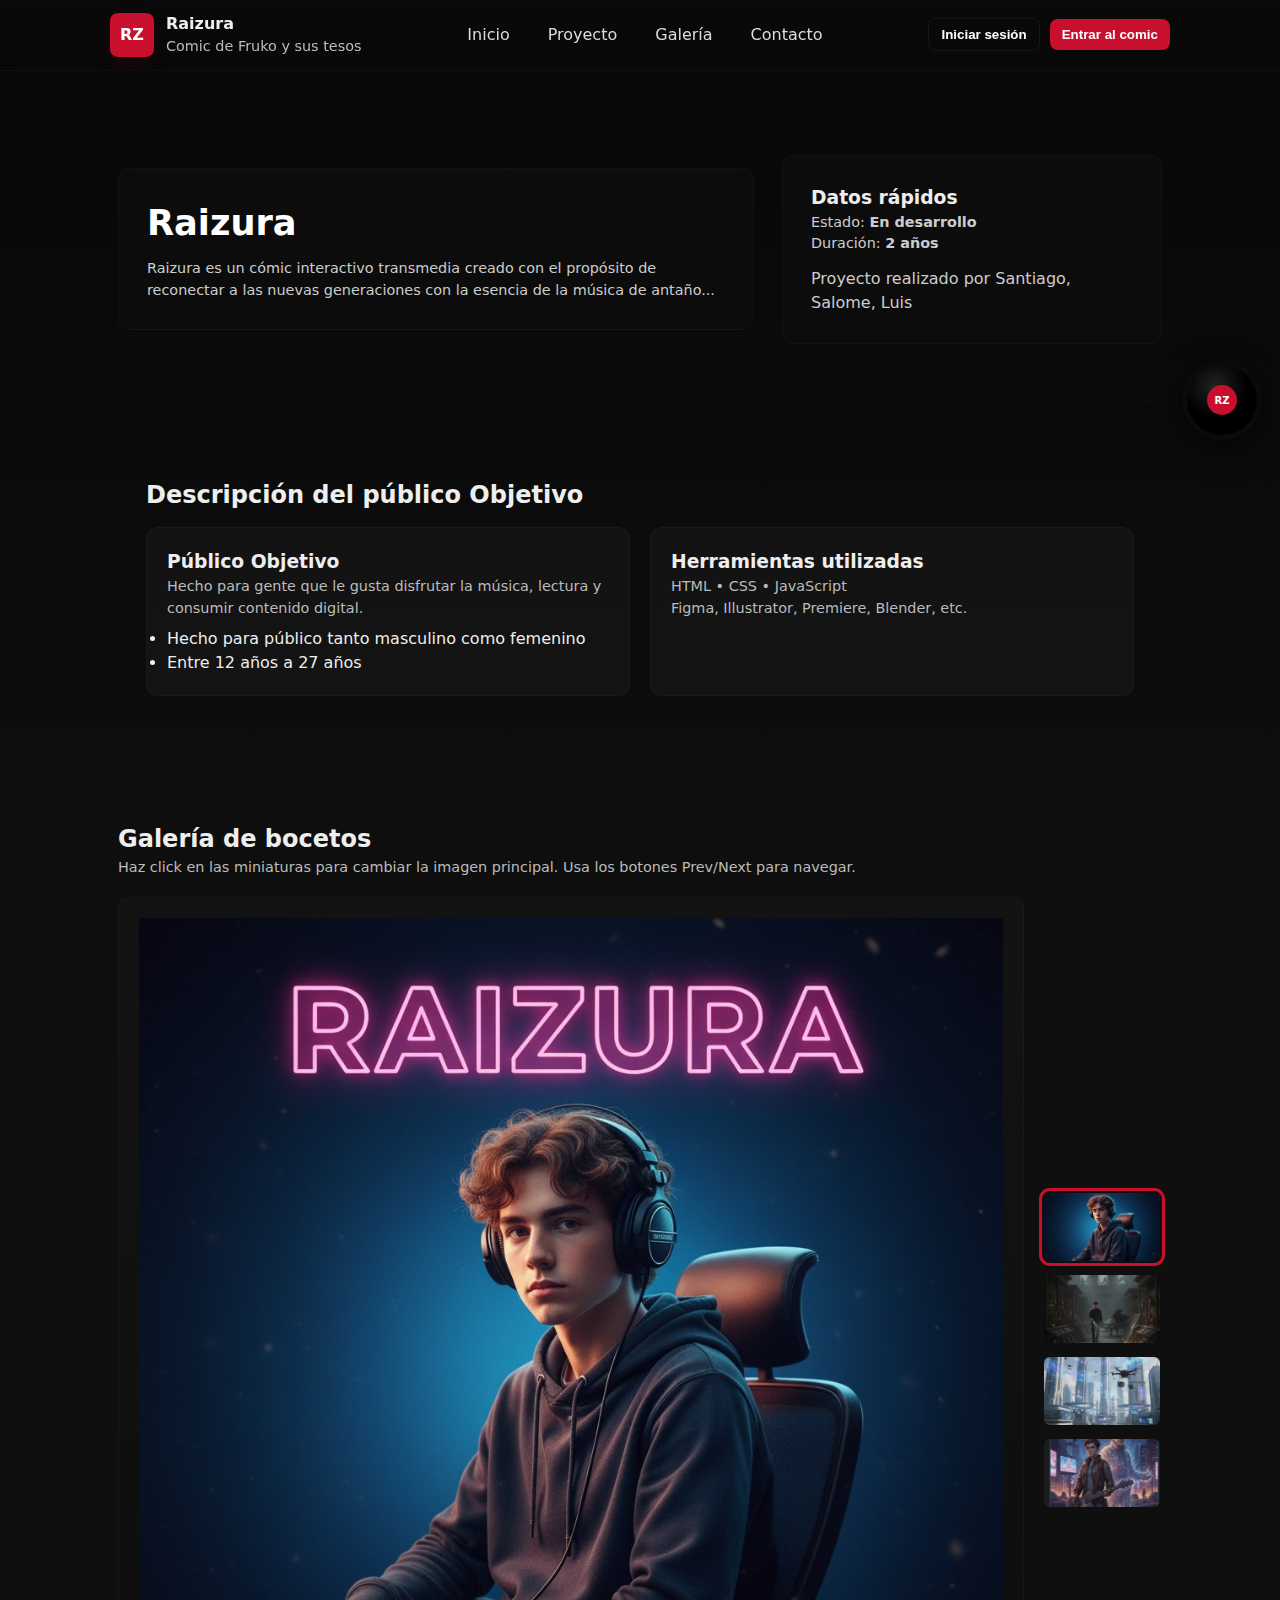
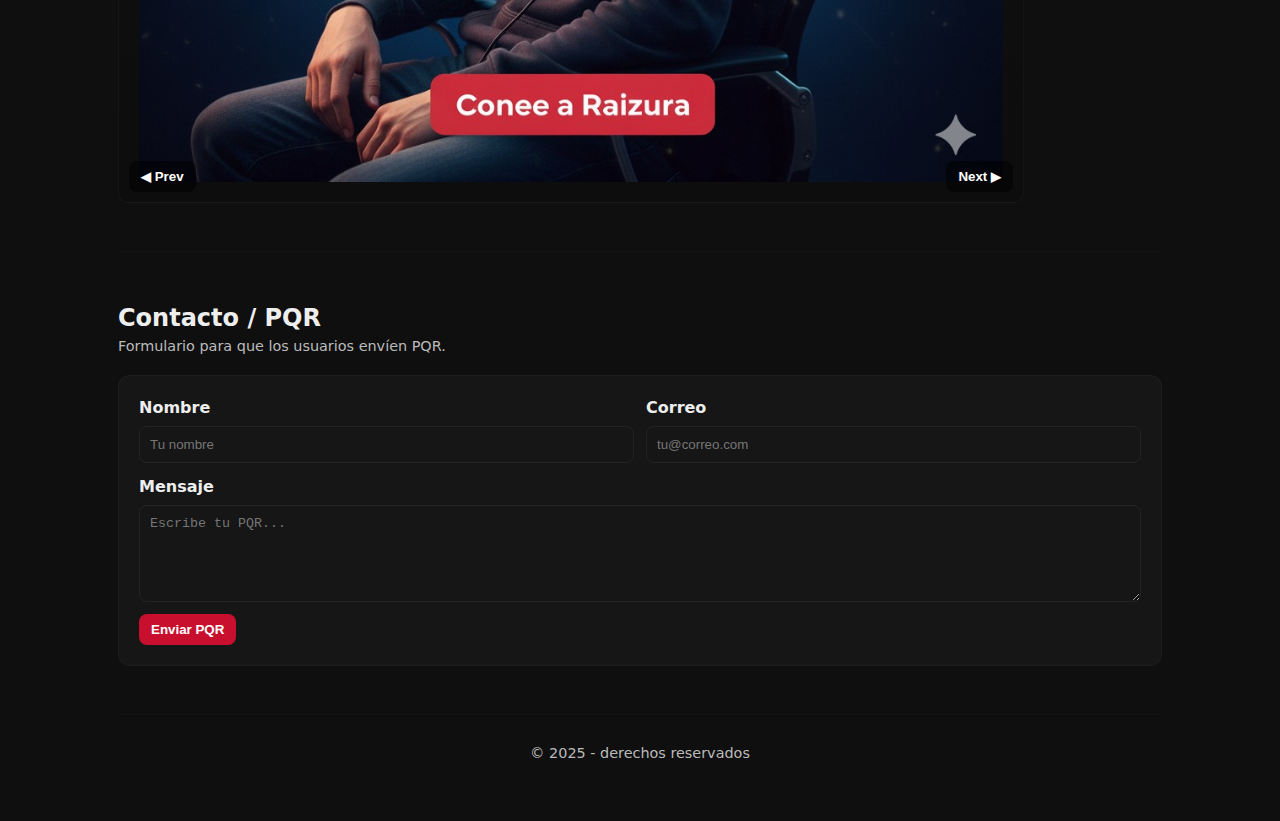
<file: index.html>
<html lang="en">
<head>
  <meta charset="UTF-8">
  <meta name="viewport" content="width=device-width, initial-scale=1.0">
  <title>Raizura</title>
  <link rel="stylesheet" href="style.css" />
</head>
<body>

  <header>
    <div class="nav">
      <div class="brand">
        <div class="logo">RZ</div>
        <div>
          <div class="fw-700">Raizura</div>
          <div class="small">Comic de Fruko y sus tesos</div>
        </div>
      </div>

      <nav>
        <ul>
          <li><a href="#inicio">Inicio</a></li>
          <li><a href="#proyecto">Proyecto</a></li>
          <li><a href="#galeria">Galería</a></li>
          <li><a href="#contacto">Contacto</a></li>
        </ul>
      </nav>

      <div class="flex gap-10 align-center">
        <button class="login-btn" id="openLogin">Iniciar sesión</button>
        <button class="cta" id="openLight">Entrar al comic</button>
      </div>
    </div>
  </header>

  <!-- VINYL (gira al hacer scroll) -->
  <div class="vinyl" id="vinyl" aria-hidden="true" title="Vinilo musical">
    <div class="disc">
      <div class="label">RZ</div>
    </div>
  </div>

  <main class="container" id="inicio">
    <!-- HERO -->
    <section class="hero" aria-labelledby="h-hero">
      <div class="card">
        <h1 id="h-hero">Raizura</h1>
        <p class="small">
          Raizura es un cómic interactivo transmedia creado con el propósito de reconectar
          a las nuevas generaciones con la esencia de la música de antaño...
        </p>
        </div>
      </div>

      <aside class="card" aria-labelledby="h-aside">
        <h3 id="h-aside">Datos rápidos</h3>
        <p class="small">Estado: <strong>En desarrollo</strong></p>
        <p class="small">Duración: <strong>2 años</strong></p>
        <p class="mt-12 muted">Proyecto realizado por Santiago, Salome, Luis</p>
      </aside>
    </section>

    <!-- PROYECTO -->
    <section id="proyecto" aria-labelledby="h-proy">
      <div class="container">
        <h2 id="h-proy">Descripción del público Objetivo</h2>
        <div class="grid-2 mt-14">
          <div class="card">
            <h3>Público Objetivo</h3>
            <p class="small">
              Hecho para gente que le gusta disfrutar la música, lectura y consumir contenido digital.
            </p>
            <ul class="mt-8">
              <li>Hecho para público tanto masculino como femenino</li>
              <li>Entre 12 años a 27 años</li>
            </ul>
          </div>
          <div class="card">
            <h3>Herramientas utilizadas</h3>
            <p class="small">HTML • CSS • JavaScript</p>
            <p class="small">Figma, Illustrator, Premiere, Blender, etc.</p>
          </div>
        </div>
      </div>
    </section>

    <!-- GALERÍA -->
    <section id="galeria" aria-labelledby="h-gal">
      <h2 id="h-gal">Galería de bocetos</h2>
      <p class="small">
        Haz click en las miniaturas para cambiar la imagen principal. Usa los botones Prev/Next para navegar.
      </p>

      <div class="gallery mt-18">
        <div class="gallery-main card" id="galleryMain">
          <img id="mainImage" src="Raizura.jpg" alt="Imagen principal de la galería">
          <div class="gallery-controls">
            <button class="btn" id="prevBtn" aria-label="Imagen anterior">◀ Prev</button>
            <button class="btn" id="nextBtn" aria-label="Siguiente imagen">Next ▶</button>
          </div>
        </div>

        <div class="thumbs" id="thumbs">
          <img src="Raizura.jpg" data-index="0" class="active" alt="Miniatura 1">
          <img src="museo.jpg" data-index="1" alt="Miniatura 2">
          <img src="ciudad.jpg" data-index="2" alt="Miniatura 3">
          <img src="Cap 2.jpg" data-index="3" alt="Miniatura 4">
        </div>
      </div>
    </section>

    <!-- CONTACTO -->
    <section id="contacto" aria-labelledby="h-contacto">
      <h2 id="h-contacto">Contacto / PQR</h2>
      <p class="small">Formulario para que los usuarios envíen PQR.</p>

      <div class="card mt-18">
        <form id="pqrForm" novalidate>
          <div class="row">
            <div class="col">
              <label for="name">Nombre</label>
              <input type="text" id="name" name="name" placeholder="Tu nombre" required>
            </div>
            <div class="col">
              <label for="email">Correo</label>
              <input type="email" id="email" name="email" placeholder="tu@correo.com" required>
            </div>
          </div>
          <div class="mt-12">
            <label for="message">Mensaje</label>
            <textarea id="message" name="message" rows="5" placeholder="Escribe tu PQR..." required></textarea>
          </div>
          <div class="mt-12 flex gap-10 align-center">
            <button class="cta" type="submit">Enviar PQR</button>
            <div id="pqrFeedback" class="muted small" aria-live="polite"></div>
          </div>
        </form>
      </div>
    </section>

    <footer class="footer">
      <div class="small">© 2025 - derechos reservados</div>
    </footer>
  </main>

  <!-- MODAL LIGHTBOX -->
  <div id="modalBackdrop" class="modal-backdrop" role="dialog" aria-modal="true" aria-hidden="true">
    <div class="modal">
      <button class="close" id="closeLight" aria-label="Cerrar">✕</button>
      <h3>Lo lamentamos</h3>
      <p class="small">En estos momentos el comic esta en desarrollo, vuelve en 2027</p>
      <div class="mt-12">
      </div>
    </div>
  </div>

  <!-- LOGIN MODAL -->
  <div id="loginBackdrop" class="modal-backdrop" role="dialog" aria-modal="true" aria-hidden="true">
    <div class="modal">
      <button class="close" id="closeLogin" aria-label="Cerrar">✕</button>
      <h3>Iniciar sesión</h3>
      <form id="loginForm" class="mt-12" novalidate>
        <label for="user">Usuario</label>
        <input type="text" id="user" name="user" placeholder="usuario" required>
        <label for="pwd" class="mt-8">Contraseña</label>
        <input type="password" id="pwd" name="pwd" placeholder="********" required>
        <div class="mt-12 flex gap-10 align-center">
          <button class="cta" type="submit">Entrar</button>
          <div id="loginFeedback" class="muted small" aria-live="polite"></div>
        </div>
      </form>
    </div>
  </div>
 <script src="./app.js"></script>
</body>
</html>
</file>
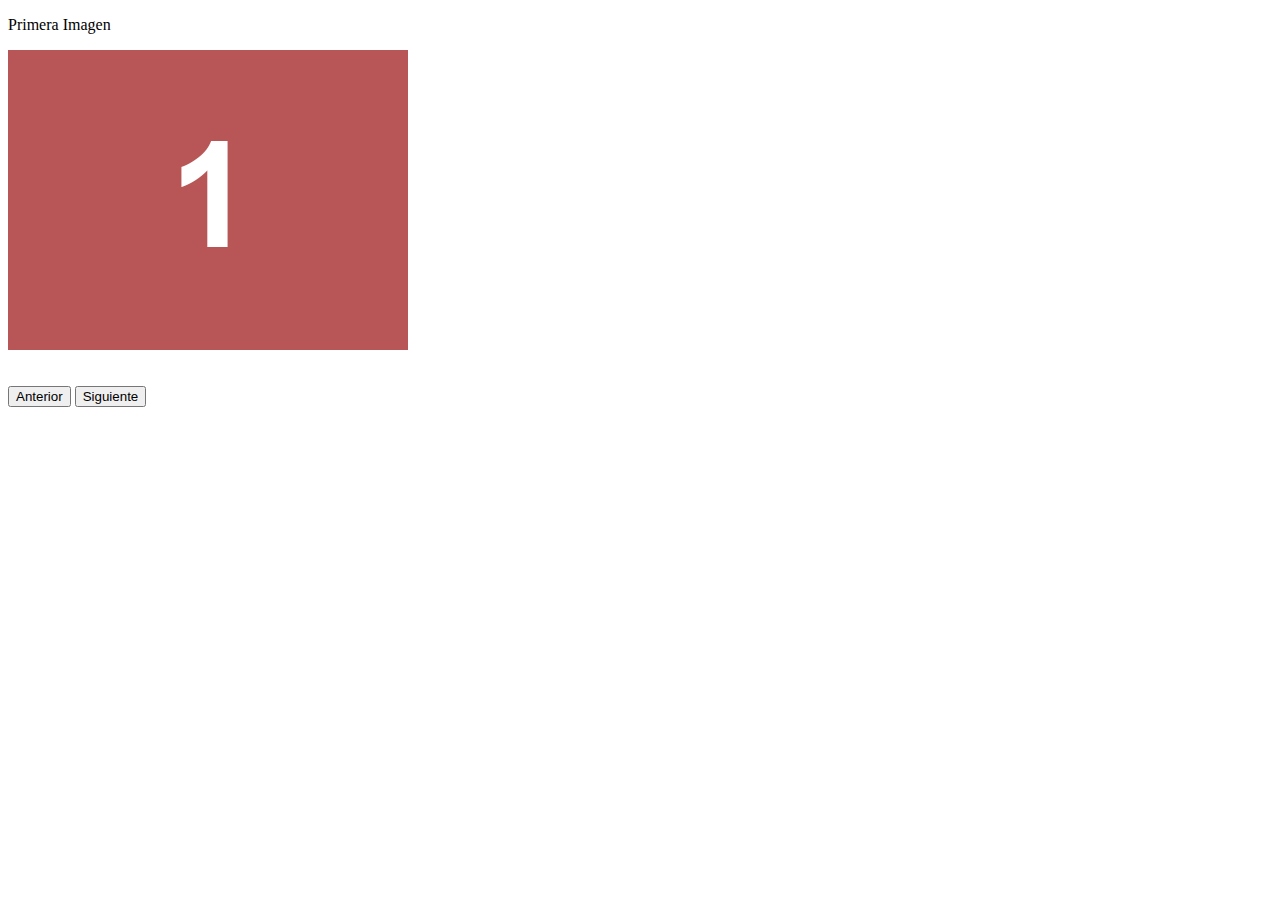
<file: 8_galerias/index.html>
<!DOCTYPE html>
<html>

<head>
	<title>Galería 1</title>
	<style>
		#galeria {
			width: 400px;
			height: 400px;
			overflow: hidden;

		}

		#contenedor {
			width: 2020px;
			height: 300px;
			display: flex;
		}
	</style>
</head>

<body>

	<p class="titulo">Primera Imagen</p>
	<div id="galeria">
		<div id="contenedor">
			<img src="img1.jpg">
			<img src="img2.jpg">
			<img src="img3.jpg">
			<img src="img4.jpg">
			<img src="img5.jpg">
		</div>
		<br><br>
		<button class="btn-prev">Anterior</button>
		<button class="btn-next">Siguiente</button>
	</div>


<script src="./app.js"></script>
</body>

</html>
</file>
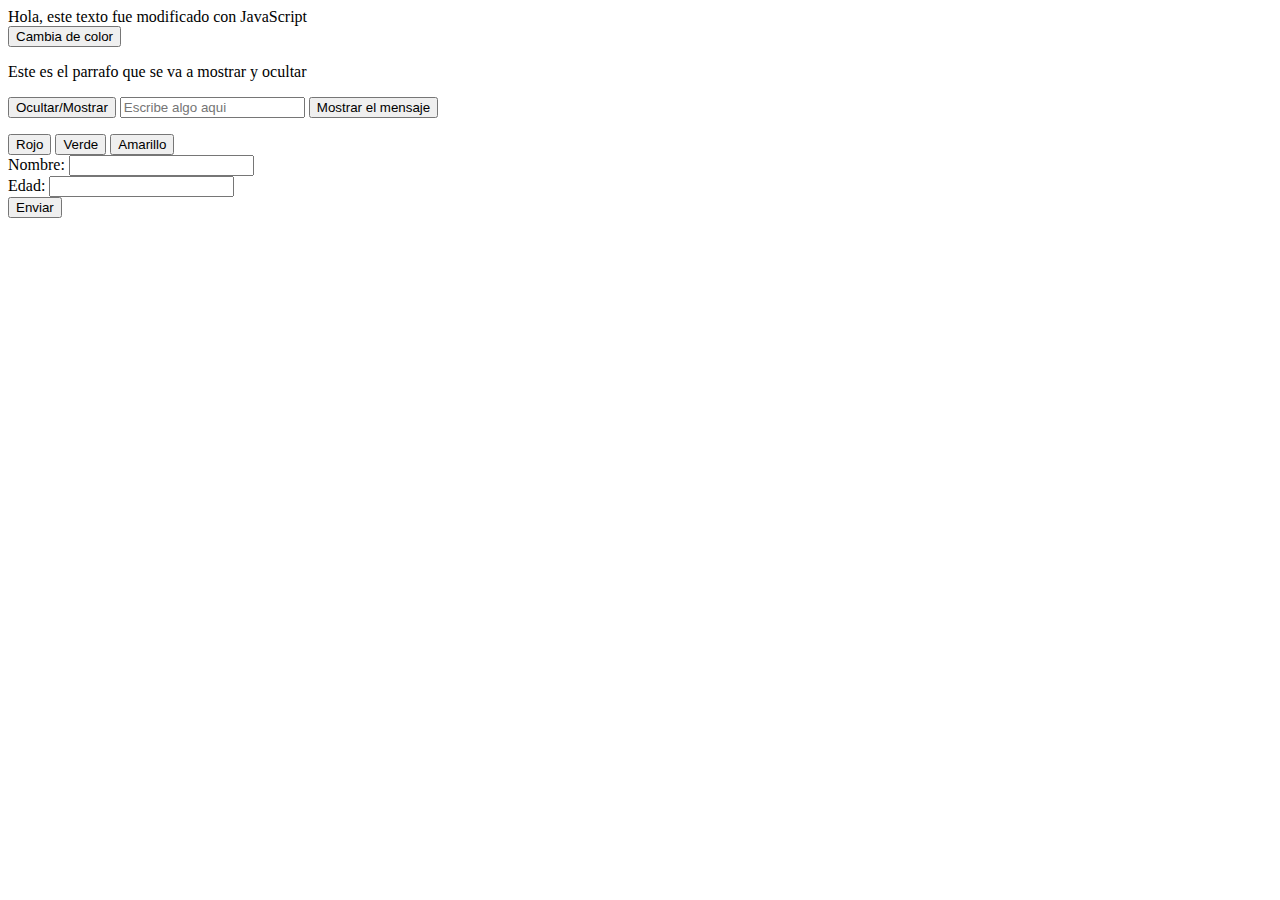
<file: Dom_Taller/index.html>
<html lang="en">
<head>
    <meta charset="UTF-8">
    <meta name="viewport" content="width=device-width, initial-scale=1.0">
    <title>Document</title>
</head>
<body>
    <div id="mensaje">Este es el texto original</div>

    <button class="Color">Cambia de color</button>

    <p id="mensaje2">Este es el parrafo que se va a mostrar y ocultar</p>
    <button class="btnMensaje">Ocultar/Mostrar</button>

    <input type="text" id="input" placeholder="Escribe algo aqui">
    <button class="btnMostrar">Mostrar el mensaje</button>
    <p id="resultado"></p>

    <button class="rojo">Rojo</button>
    <button class="verde">Verde</button>
    <button class="amarillo">Amarillo</button>

    <form id="formulario">
        <label>Nombre: </label>
        <input type="text" id="nombre" required>
        <br>
        <label>Edad: </label>
        <input type="number" id="edad" required>
        <br>
        <button type="submit">Enviar</button>
    </form>
    <p id="resultado2"></p>





    <script src="./app.js"></script>
</body>
</html>
</file>
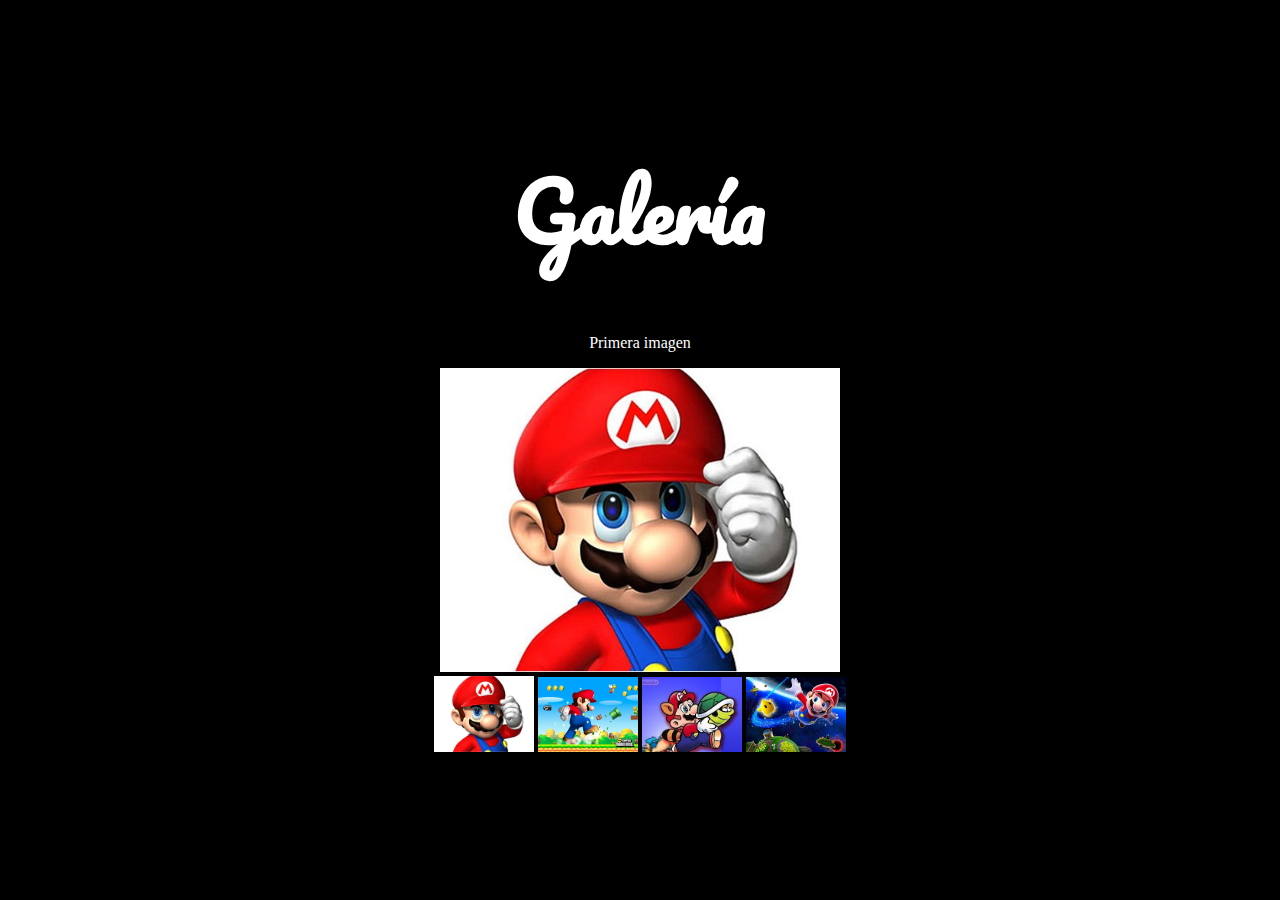
<file: Galeria 2/index.html>
<!DOCTYPE html>
<html>
<head>
	<title></title>
	<meta charset="utf-8">

<link href="https://fonts.googleapis.com/css?family=Pacifico" rel="stylesheet">
<style type="text/css">
	
body{
	background:#000;
	text-align: center;
	margin-top:140px;
}

.miniatura{
	cursor:pointer;
}

.miniatura:hover{
	opacity:.5;
}

p{
	color:white;

}

h1{
	color:white;
	font-size: 5em;
	font-family: 'Pacifico', cursive;
}

</style>
</head>


<body>

<h1>Galería</h1>

<p class = "titulo">Primera imagen</p>

<div>
	<img class = "screen" src="mario.jpg" width="400px">
</div>


<div class="container-min"> 
<img class="miniatura" name="Primera imagen" src="mario.jpg" width="100px" >
<img class="miniatura" name="Segunda imagen" src="mario2.jpg" width="100px">
<img class="miniatura" name="Tercera imagen" src="mario3.jpg" width="100px">
<img class="miniatura" name="Cuarta imagen" src="mario4.jpg" width="100px">
</div>

<script src="./app.js"></script>
 
</body>
</html>
</file>
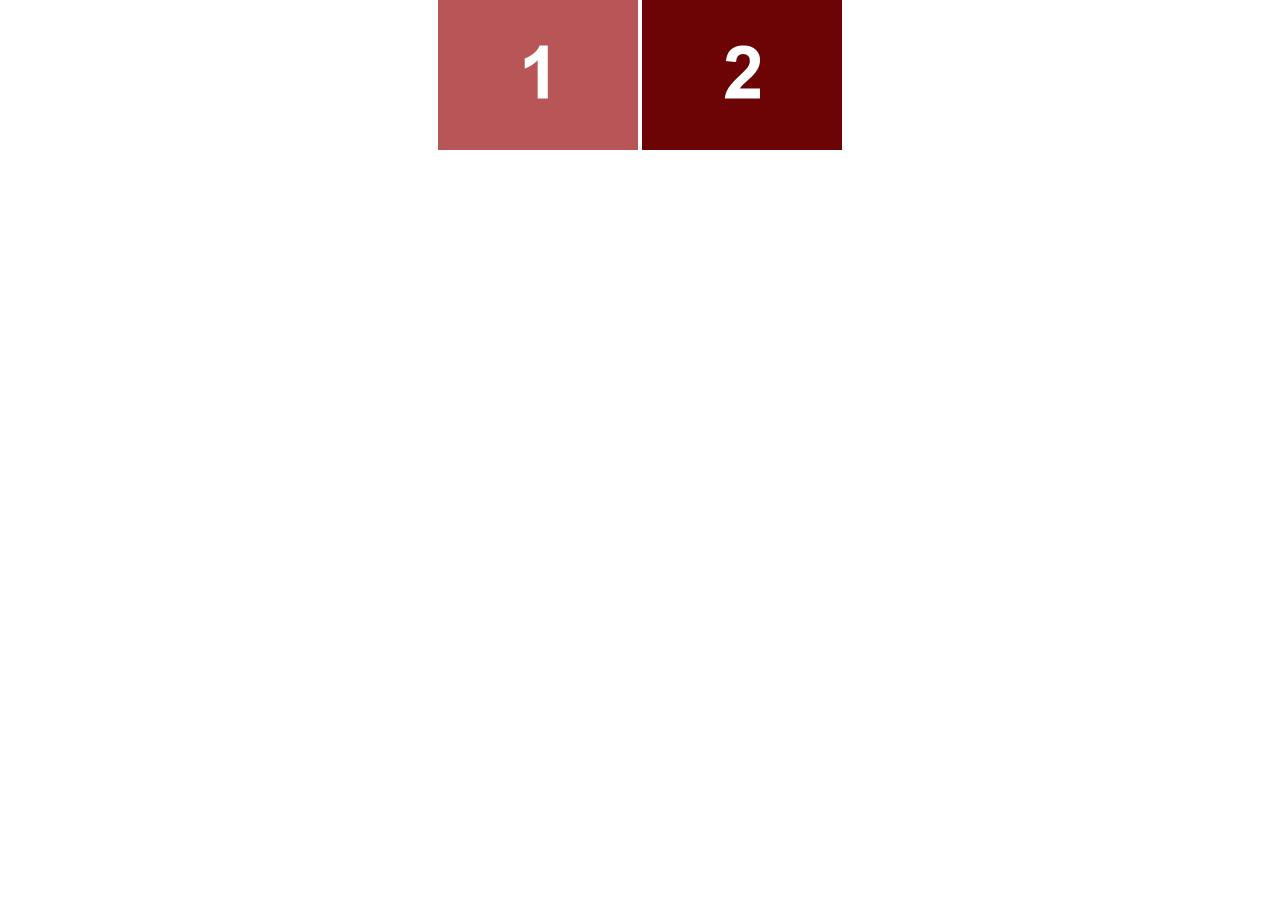
<file: Lightbox/index.html>
<!DOCTYPE html>
<html>
<head>
	<meta charset="utf-8">
	<title>LIGHTBOX</title>
	<style>
		
	*{
		margin: 0;
		padding: 0;
	}

	#fath{
		margin: auto;
		width: 405px;
	
	}

	.min{
		cursor: pointer;
	}

	#flotante{
		position: absolute;
		width: 100%;
		height: 100vh;
		z-index: 2;
		/*display: none;*/
		top:-100vh;
	}

	#cuadro{
		position: absolute;
		width: 100%;
		height: 100vh;
		background: #2e2e2e;
		opacity: .9;
	}

	#main{
		position: relative;
		width: 415px;
		height: 320px;
		/*background: yellow;*/
		left: 0;
		right: 0;
		top:50%;
		bottom: 0;
		margin: -160px auto ;
	}

	#equis{
		position: absolute;
		width: 30px;
		height: 30px;
		background: lightgray; 
		border-radius: 50%;
		text-align: center;
		line-height: 30px;
		z-index: 2;
		right: -10px;
		top: -5px;
		cursor: pointer;
		transition-duration: .5s;	
	}

	#equis:hover{
		background: gray;

	}

	#sig, #ant{
		position: absolute;
		width: 30px;
		height: 60px;
		background: lightgray; 
		text-align: center;
		line-height: 60px;
		z-index: 2;	
		transition-duration: .5s;
	}

	#sig{
		right: -10px;
		margin-top: -30px;
		top: 50%;
		cursor: pointer;
	}

	#sig:hover{
		background: gray;

	}

	#ant{
		left: -10px;
		margin-top: -30px;
		top: 50%;
		cursor: pointer;
	}

	#ant:hover{
		background: gray;

	}

	#flotante .mainimg{
		position: absolute;
		left: 0;
		right: 0;
		top:0;
		bottom: 0;
		margin: auto;
		border: 6px solid white;

	}

	

/*
	#flotante{
		position: relative;
		height: 100vh;
		z-index: 999;
	}

	.cuadro{
		position: relative;
		height: 100vh;
		width: 100%;
		background: #2e2e2e;
		opacity: .5;
		z-index: 999;
	}

	.mainimg{
		position: absolute;
		margin: auto;
		left: 0;
		right: 0;
		top:0;
		bottom: 0;
		z-index: 999;
	}
*/

	</style>
</head>
<body>

<div id="flotante">
	<div id="cuadro"></div>
	<div id="main">
		<div id="equis">X</div>
		<div id="sig">></div>
		<div id="ant"><</div>
		<img id="imgprincipal" class="mainimg" src="img1.jpg">
	</div>
</div>

<div id="fath">
	<img class="min" src="img1.jpg" width="200px">
	<img class="min" src="img2.jpg" width="200px">

</div>



<script src="./app.js"></script>

</body>
</html>
</file>
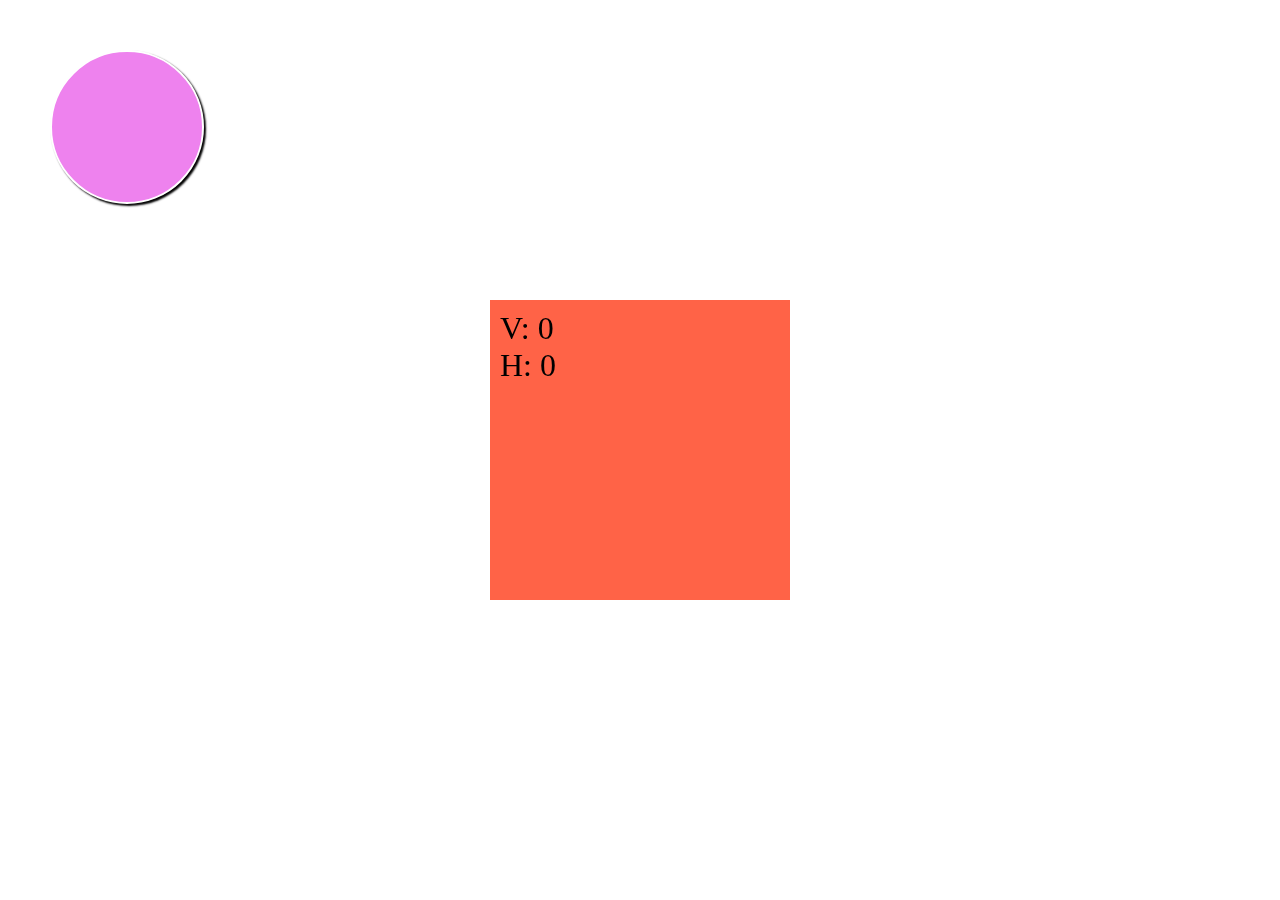
<file: Ej1_Scroll.html>
<!DOCTYPE html>
<html>
<head>
	<title>Ej1 Scroll Javascript</title>
	<style>

		*{
			margin:0;
			padding: 0;
		}

		#container{
			display: flex;
			align-items: center;
			justify-content: center;
			width: 100%;
			height: 100vh;
		}

		#main{
			width: 300px;
			height: 300px;
			background: tomato;
			overflow: auto;
			
		}

		#child{
			width: 600px;
			height: 600px;
		}

		#datoValor{
			position: fixed;
			font-size: 2em;
			margin: 10px;
		}

		.pelota{
			position: absolute;
			width: 150px;
			background-color: violet;
			height: 150px;
			border-radius: 50%;
			border: 2px solid white;
			box-shadow: 2px 2px 2px black;
			top: 50px;
			left: 50px;
		}

	</style>
</head>
<body>


<!--<button onclick="miFuncion()">Llevar</button>-->
<div class = "pelota"></div>
<div id="container">
	<div id="main">
		<div id="child">
			<div id="datoValor">
				<p class = "valor-vertical">V: 0</p>
				<p class = "valor-horizontal">H: 0</p>
			</div>
		</div>
	</div>
</div>

<script src="./app_01.js"></script>

</body>
</html>
</file>
<file: style.css>
/* ---------- Reset y base ---------- */
:root {
    --red: #c8102e;
    --dark: #0b0b0b;
    --muted: #f4f4f4;
    --glass: rgba(255, 255, 255, 0.03);
    --max-width: 1100px;
    --radius: 12px;
    font-family: Inter, system-ui, Arial, sans-serif;
}

* {
    box-sizing: border-box;
    margin: 0;
    padding: 0;
}

body {
    min-height: 100vh;
    background: linear-gradient(180deg, #070707, #0f0f0f 40%);
    color: #eee;
    line-height: 1.5;
    -webkit-font-smoothing: antialiased;
}

a {
    color: var(--red);
    text-decoration: none;
}

.container {
    max-width: var(--max-width);
    margin: 0 auto;
    padding: 28px;
}

/* ---------- Header ---------- */
header {
    position: sticky;
    top: 0;
    z-index: 50;
    backdrop-filter: blur(6px);
    background: linear-gradient(180deg, rgba(11, 11, 11, .7), rgba(11, 11, 11, .3));
    border-bottom: 1px solid rgba(255, 255, 255, .03);
}

.nav {
    display: flex;
    justify-content: space-between;
    align-items: center;
    gap: 12px;
    max-width: var(--max-width);
    margin: 0 auto;
    padding: 12px 20px;
}

.brand {
    display: flex;
    gap: 12px;
    align-items: center;
}

.logo {
    width: 44px;
    height: 44px;
    border-radius: 8px;
    background: var(--red);
    color: #fff;
    font-weight: 700;
    display: grid;
    place-items: center;
    box-shadow: 0 6px 18px rgba(200, 16, 40, .12);
}

nav ul {
    display: flex;
    gap: 14px;
    list-style: none;
}

nav a {
    padding: 8px 12px;
    border-radius: 8px;
    color: #ddd;
}

.cta,
.btn,
.login-btn {
    padding: 8px 12px;
    border-radius: 8px;
    cursor: pointer;
    font-weight: 600;
}

.cta {
    background: var(--red);
    color: #fff;
    border: 0;
}

.btn {
    background: rgba(0, 0, 0, .5);
    border: 0;
    color: #fff;
    pointer-events: auto;
}

.login-btn {
    background: transparent;
    border: 1px solid rgba(255, 255, 255, .06);
    color: #fff;
}

/* ---------- Hero ---------- */
.hero {
    display: grid;
    grid-template-columns: 1fr 380px;
    gap: 28px;
    align-items: center;
    padding: 56px 0;
}

.hero .card,
.card {
    background: var(--glass);
    padding: 20px;
    border-radius: var(--radius);
    border: 1px solid rgba(255, 255, 255, .03);
}

.hero .card {
    padding: 28px;
    background: linear-gradient(180deg, rgba(255, 255, 255, .02), rgba(255, 255, 255, .01));
}

.hero h1 {
    font-size: 2.2rem;
    color: #fff;
    margin-bottom: 8px;
}

.hero p {
    color: #ccc;
}

/* ---------- Sections ---------- */
section {
    padding: 48px 0;
    border-bottom: 1px solid rgba(255, 255, 255, .02);
}

.grid-2 {
    display: grid;
    grid-template-columns: 1fr 1fr;
    gap: 20px;
}

.small {
    font-size: .9rem;
    color: #bbb;
}

/* ---------- Gallery ---------- */
.gallery {
    display: grid;
    grid-template-columns: 1fr 120px;
    gap: 18px;
    align-items: center;
}

.gallery-main {
    border-radius: 10px;
    overflow: hidden;
    display: inline-flex;   /* para que se ajuste al contenido */
    justify-content: center;
    align-items: center;
    background: linear-gradient(180deg, rgba(255, 255, 255, .02), rgba(0, 0, 0, .1));
    position: relative;
}

.gallery-main img {
    max-width: 100%;
    max-height: 100%;
    object-fit: cover;
}

.thumbs {
    display: flex;
    flex-direction: column;
    gap: 10px;
}

.thumbs img {
    width: 100%;
    height: 72px;
    object-fit: cover;
    border-radius: 8px;
    cursor: pointer;
    opacity: .9;
    border: 2px solid transparent;
}

.thumbs img.active {
    outline: 3px solid var(--red);
    opacity: 1;
}

.gallery-controls {
    position: absolute;
    left: 10px;
    right: 10px;
    bottom: 10px;
    display: flex;
    justify-content: space-between;
    pointer-events: none;
}

/* ---------- Form ---------- */
form label {
    display: block;
    margin-bottom: 6px;
    font-weight: 600;
}

input,
textarea {
    width: 100%;
    padding: 10px;
    border-radius: 8px;
    border: 1px solid rgba(255, 255, 255, .06);
    background: transparent;
    color: #fff;
}

.row {
    display: flex;
    gap: 12px;
}

.col {
    flex: 1;
}

/* ---------- Modals ---------- */
.modal-backdrop {
    position: fixed;
    inset: 0;
    background: rgba(0, 0, 0, .6);
    display: none;
    align-items: center;
    justify-content: center;
    z-index: 120;
}

.modal-backdrop.show {
    display: flex;
}

.modal {
    background: #0b0b0b;
    padding: 18px;
    border-radius: 12px;
    max-width: 720px;
    width: 92%;
    border: 1px solid rgba(255, 255, 255, .04);
    position: relative;
}

.modal .close {
    background: transparent;
    border: 0;
    color: #fff;
    font-size: 20px;
    cursor: pointer;
    position: absolute;
    right: 12px;
    top: 10px;
}

/* ---------- Vinyl ---------- */
.vinyl {
    position: fixed;
    right: 18px;
    top: 40%;
    width: 80px;
    height: 80px;
    border-radius: 50%;
    display: grid;
    place-items: center;
    transform-origin: center;
    box-shadow: 0 8px 30px rgba(0, 0, 0, .6);
    z-index: 80;
}

.vinyl .disc {
    width: 70px;
    height: 70px;
    border-radius: 50%;
    background: radial-gradient(circle at 40% 30%, #222 0%, #000 50%);
    display: grid;
    place-items: center;
    color: #fff;
    font-weight: 700;
}

.vinyl .label {
    width: 30px;
    height: 30px;
    border-radius: 50%;
    background: var(--red);
    display: grid;
    place-items: center;
    font-size: 10px;
}

/* ---------- Responsive ---------- */
@media (max-width:900px) {
    .hero {
        grid-template-columns: 1fr;
        padding: 30px 0;
    }

    .gallery {
        grid-template-columns: 1fr;
    }

    .thumbs {
        flex-direction: row;
        overflow: auto;
    }

    .thumbs img {
        height: 62px;
        width: 120px;
    }

    nav ul {
        display: none;
    }
}

@media (max-width:520px) {
    .container {
        padding: 18px;
    }

    .hero h1 {
        font-size: 1.6rem;
    }

    .vinyl {
        display: none;
    }
}

/* ---------- Helpers ---------- */
.muted {
    color: #bdbdbd;
}

.center {
    text-align: center;
}

.success {
    background: linear-gradient(90deg, #093, #0b0);
    padding: 10px;
    border-radius: 8px;
    color: #fff;
}

.fw-700 {
    font-weight: 700;
}

.mt-8 {
    margin-top: 8px;
}

.mt-12 {
    margin-top: 12px;
}

.mt-14 {
    margin-top: 14px;
}

.mt-18 {
    margin-top: 18px;
}

.flex {
    display: flex;
}

.gap-10 {
    gap: 10px;
}

.align-center {
    align-items: center;
}

.footer {
    padding: 28px 0;
    text-align: center;
    color: #aaa;
}
</file>
